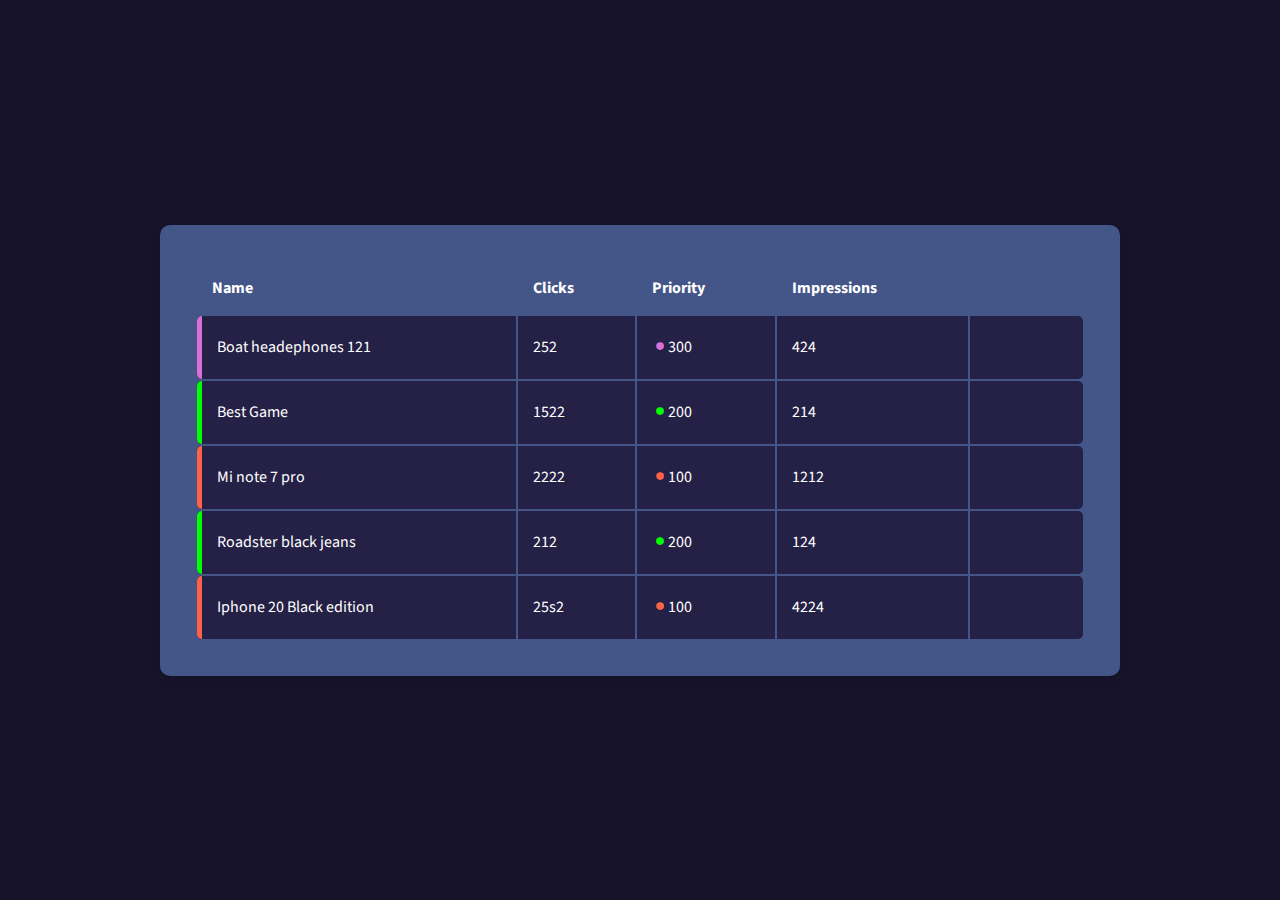
<file: ads-manager/index.html>
<!DOCTYPE html>
<html>
<head>
	<title>Ads Manager</title>

	<meta name="viewport" content="width=device-width, initial-scale=1.0">
	<link rel="stylesheet" type="text/css" href="https://cdnjs.cloudflare.com/ajax/libs/font-awesome/5.13.1/css/all.min.css">
	<link rel="stylesheet" type="text/css" href="style.css">
</head>
<body>


	<div class="container">
		
		<table>
		
			<thead>
				<tr>
					<th>Name</th>
					<th>Clicks</th>
					<th>Priority</th>
					<th>Impressions</th>
					

				</tr>
			</thead>

			<tbody>
				<tr class="priority-300">
					<td>Boat headephones 121</td>
					<td>252</td>
					<td><i class="fas fa-circle"></i>300</td>
					<td>424</td>
					<td><button class="delete"><i class="fas fa-trash"></i></button></i></td>
				</tr>

				<tr class="priority-200">
					<td>Best Game</td>
					<td>1522</td>
					<td><i class="fas fa-circle"></i>200</td>
					<td>214</td>
					<td><button class="delete"><i class="fas fa-trash"></i></button></i></td>
				</tr>

				<tr class="priority-100">
					<td>Mi note 7 pro</td>
					<td>2222</td>
					<td><i class="fas fa-circle"></i>100</td>
					<td>1212</td>
					<td><button class="delete"><i class="fas fa-trash"></i></button></i></td>
				</tr>

				<tr class="priority-200">
					<td>Roadster black jeans</td>
					<td>212</td>
					<td><i class="fas fa-circle"></i>200</td>
					<td>124</td>
					<td><button class="delete"><i class="fas fa-trash"></i></button></i></td>
				</tr>

				<tr class="priority-100">
					<td>Iphone 20 Black edition</td>
					<td>25s2</td>
					<td><i class="fas fa-circle"></i>100</td>
					<td>4224</td>
					<td><button class="delete"><i class="fas fa-trash"></i></button></i></td>
				</tr>
			</tbody>
		
		</table>



	</div>

</body>
</html>
</file>
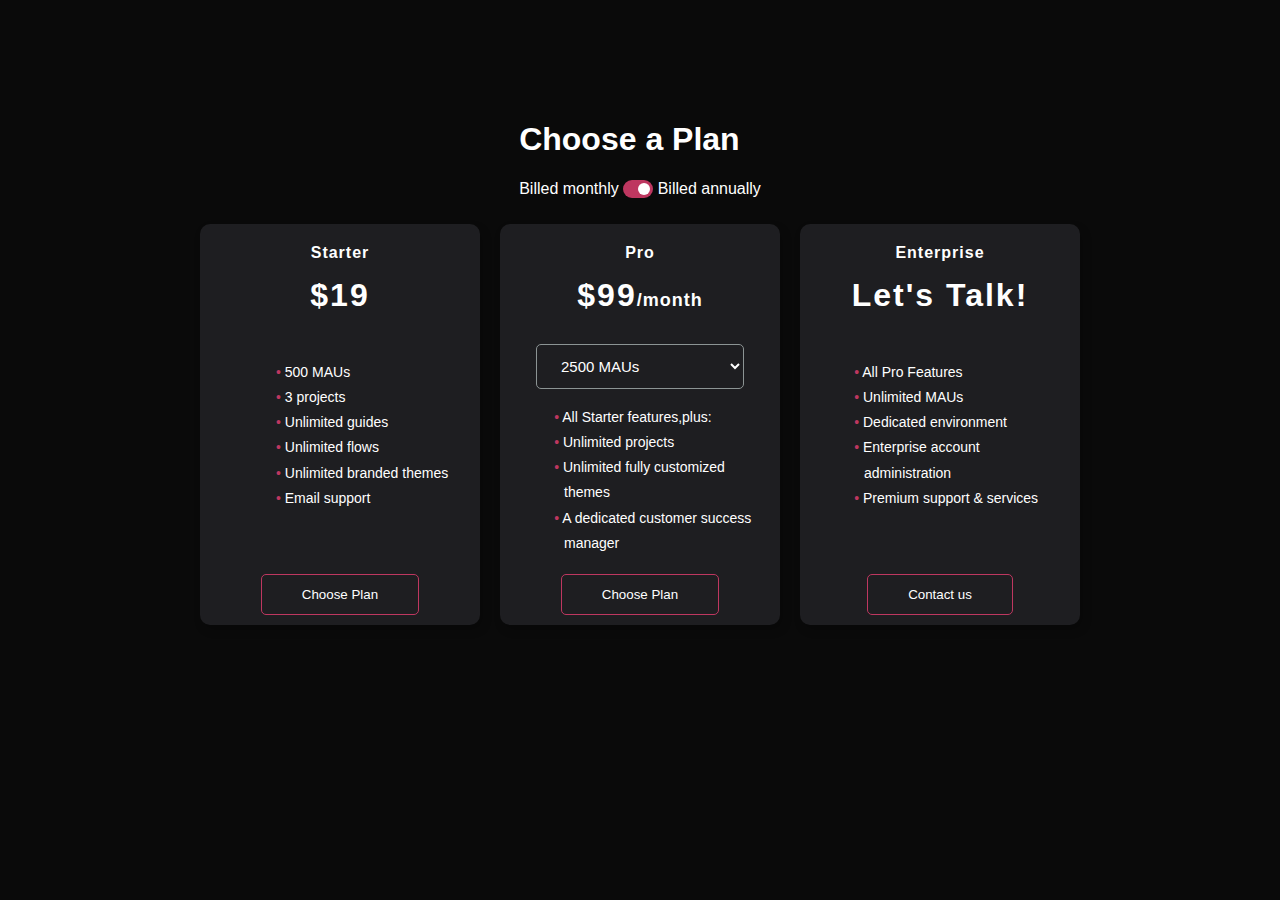
<file: pricing-page/index.html>
<!DOCTYPE html>
<html lang="en">
<head>
    <meta charset="UTF-8">
    <meta name="viewport" content="width=device-width, initial-scale=1.0">
    <link rel="stylesheet" href="style.css">
    <title>Pricing Page</title>
</head>
<body>
    
<div class="container">

    <header>
        <h1>Choose a Plan</h1>
        <p>Billed monthly <label class="switch">
            <input type="checkbox" checked>
            <span class="slider round"></span>
          </label> Billed annually</p>
      
    </header>


    <div class="card-container">

                        <div class="card">
                        <div class="card-title">
                        <h4>Starter</h4>
                        <h1>$19</h1>
                        </div>
                        <div class="card-body">
                            <ul>
                                <li>500 MAUs</li>
                                <li>3 projects</li>
                                <li>Unlimited guides</li>
                                <li>Unlimited flows</li>
                                <li>Unlimited branded themes</li>
                                <li>Email support</li>

                            </ul>

                        </div>
                        <button class="starter-plan btn">Choose Plan</button>

                        </div>


                        <div class="card">
                            
                            <div class="card-title">
                                <h4>Pro</h4>
                                <h1>$99<span class="sub-plan">/month</span></h1>
                            </div>
                            <div class="card-body">
                                <div class="mau-plan">
                                <select name="" id="">
                                    <option value="1000" >1000 MAUs</option>
                                    <option value="2000">2000 MAUs</option>
                                    <option value="2500" selected>2500 MAUs</option>
                                    <option value="5000">5000 MAUs</option>
                                </select>
                                </div>
                                <ul>
                                    <li>All Starter features,plus:</li>
                                    <li>Unlimited projects</li>
                                    <li>Unlimited fully customized themes</li>
                                    <li>A dedicated customer success manager</li>
                                

    
                                </ul>

                            </div>
                            <button class="pro-plan btn">Choose Plan</button>


                        </div>


                        <div class="card">

                        <div class="card-title">
                            <h4>Enterprise</h4>
                            <h1>Let's Talk!</h1>
                        </div>
                        <div class="card-body">
                            <ul>
                                <li>All Pro Features</li>
                                <li>Unlimited MAUs</li>
                                <li>Dedicated environment</li>
                                <li>Enterprise account administration</li>
                                <li>Premium support & services</li>

                            </ul>
                        </div>
                        <button class="enterprise-plan btn">Contact us</button>

                        </div>


    </div>

</div>

</body>
</html>
</file>
<file: ads-manager/style.css>
@import url('https://fonts.googleapis.com/css2?family=Source+Sans+Pro:wght@300;600&display=swap');

*{
	box-sizing: border-box;
}

body{
	display: flex;
	justify-content: center;
	align-items: center;
	height: 100vh;
	margin: 0;
	background-color:#16132B;

	font-family: 'Source Sans Pro',sans-serif;
}

.container{
background-color:#445588;
	box-shadow: 0 5px 10px rgba(0,0,0,.1);
	border-radius: 10px;
	display: flex;
	justify-content: center;
width: 75%;
padding: 35px;
}

table{
	width: 100%;

}

table th,table td{
	color:white;
	padding: 15px;
	text-align: left;

}

table tbody tr{
	background-color: #252046;

	color:white;
	width: 100%;
}


table tbody tr:hover{
	background-color:#16132B;
	box-shadow: 0 3px 5px rgba(0,0,0,0.2);
}


table tbody tr td:first-child{
	border-top-left-radius:5px ;
	border-bottom-left-radius: 5px;

}
table tbody tr td:last-child{
	border-top-right-radius:5px ;
	border-bottom-right-radius: 5px;
	text-align: center;
}



table tbody tr.priority-100 td:first-child{
	border-left: 5px solid tomato;
}

table tbody tr.priority-200 td:first-child{
	border-left: 5px solid lime;
}

table tbody tr.priority-300 td:first-child{
	border-left: 5px solid orchid;
}

td i {
	transform: scale(0.5);
}


table tbody tr.priority-100 td:nth-of-type(3) i{
	color: tomato;
}

table tbody tr.priority-200 td:nth-of-type(3) i{
	color :lime;
}

table tbody tr.priority-300 td:nth-of-type(3) i{
	color:orchid;
}
td .delete{
	cursor: pointer;
	background-color: transparent;
	color:white;
	border: none;
	opacity: 0;
}

td .delete i {
	font-size: 30px;
	
}


table tbody tr:hover .delete{
opacity: 1;
}

@media (max-width:668px){

.container{
	width: 100%;
}

	table thead th:nth-of-type(3),
	table tbody tr td:nth-of-type(3)
		{
		display: none;
	}

td .delete {
	opacity: 1;
}
	
}


@media (max-width:400px)
{
	table{
		width: 100%;
		
	}
table th,table td{
padding: 5px;
}

table th{
	font-size: 12px;
}
}
</file>
<file: pricing-page/style.css>
/* Color Palette

#1E1E21
#BE3760
#62575B
#8C8C94
#8C9494
#545C5C

*/


*{
    box-sizing: border-box;
}

body{
    margin: 0;
    height: 100vh;
    display: flex;
    font-family: sans-serif;
}


.container{
    background-color:#0a0a0a;
    width: 100%;

    display: flex;
 
    flex-direction: column;
    align-items: center;
}


header{
    margin-top: 100px;

    color: white;
}


.card-container{
    display: flex;
    width: 100%;
background-color:transparent;
justify-content: center;
}

.card{
    display: flex;
    background-color:#1E1E21;
    flex-direction: column;    
    width: 280px;
    align-items: center;
color:white;
margin: 10px 10px;
    border-radius: 10px;
    box-shadow: 3px 5px 10px rgba(0,0,0,0.2);
}
.card-title{
    /* background-color: violet; */
    width: 100%;
    margin: 20px 0;
}

.card-title > h4{
    text-align: center;
    letter-spacing: 1px;
    margin:  0;
    margin-bottom: 15px;
}

.card-title > h1{
    margin:  0;
    text-align: center;

    letter-spacing: 2px;
}

.card-body{
    display: flex;
    flex-direction: column;
    align-items: center;
    width: 100%;
    height:230px;    
    padding: 10px;
}

.card-title > h1 span.sub-plan{
    font-size: 18px;
    letter-spacing: 1px;
}
.mau-plan{
    width:100%;
    text-align: center;
}

.mau-plan > select {

    width: 80%;
    padding: 12px 20px;
    color:white;
    font-size:15px;
    outline: none;
    
background-color: #1E1E21;
border: 1px solid #8C9494;
border-radius: 5px;
}

select > option{
    font-size:15px;
    margin: 10px;
}

ul {
    list-style: none;

  }


  ul > li{
    line-height: 1.8em;
    font-size: 14px;
    color:white;
    padding-left: 1em;
    text-indent: -.7em;

}

 ul>  li::before {
    content: "•  ";
    color: #BE3760; /* or whatever color you prefer */
  }

ul > li::first-letter{
    margin-left: 40px;
}

.btn{
    cursor: pointer;
    padding: 12px 40px;

    margin: 10px 0;
    color:white;
    border-radius: 5px;
    font-family: inherit;
    background-color: transparent;
    border: 1px solid #BE3760;
    transition: all 0.3s ease-in;
}


.btn:hover{

    background-color: #BE3760;
    border: 1px solid #BE3760;
}


/* switch styling */

.switch {
    position: relative;
    display: inline-block;
    width: 30px;
    height:18px;
  }

  
.switch input { 
    opacity: 0;
    width: 0;
    height: 0;
  }


  
.slider {
    position: absolute;
    cursor: pointer;
    top: 0;
    left: 0;
    right: 0;
    bottom: 0;
    background-color: #ccc;
    -webkit-transition: .4s;
    transition: .4s;
  }


  
.slider:before {
    position: absolute;
    content: "";
    height: 12px;
    width:12px;
    left: 3px;
    bottom:3px;
    background-color: white;
    -webkit-transition: .4s;
    transition: .4s;
  }


  
input:checked + .slider {
    background-color: #BE3760;
  }

  
input:focus + .slider {
    box-shadow: 0 0 1px #BE3760;
  }
  

  input:checked + .slider:before {
    -webkit-transform: translateX(12px);
    -ms-transform: translateX(12px);
    transform: translateX(12px);
  }

  .slider.round {
    border-radius: 34px;
  }

  .slider.round:before {
    border-radius: 50%;
  }

  @media(max-width:800px)
  {
      body{
        height: auto;

      }
    .container{
        height: auto;
    }
      .card-container{
          flex-wrap: wrap;
          justify-content: center;
      }
  }
</file>
